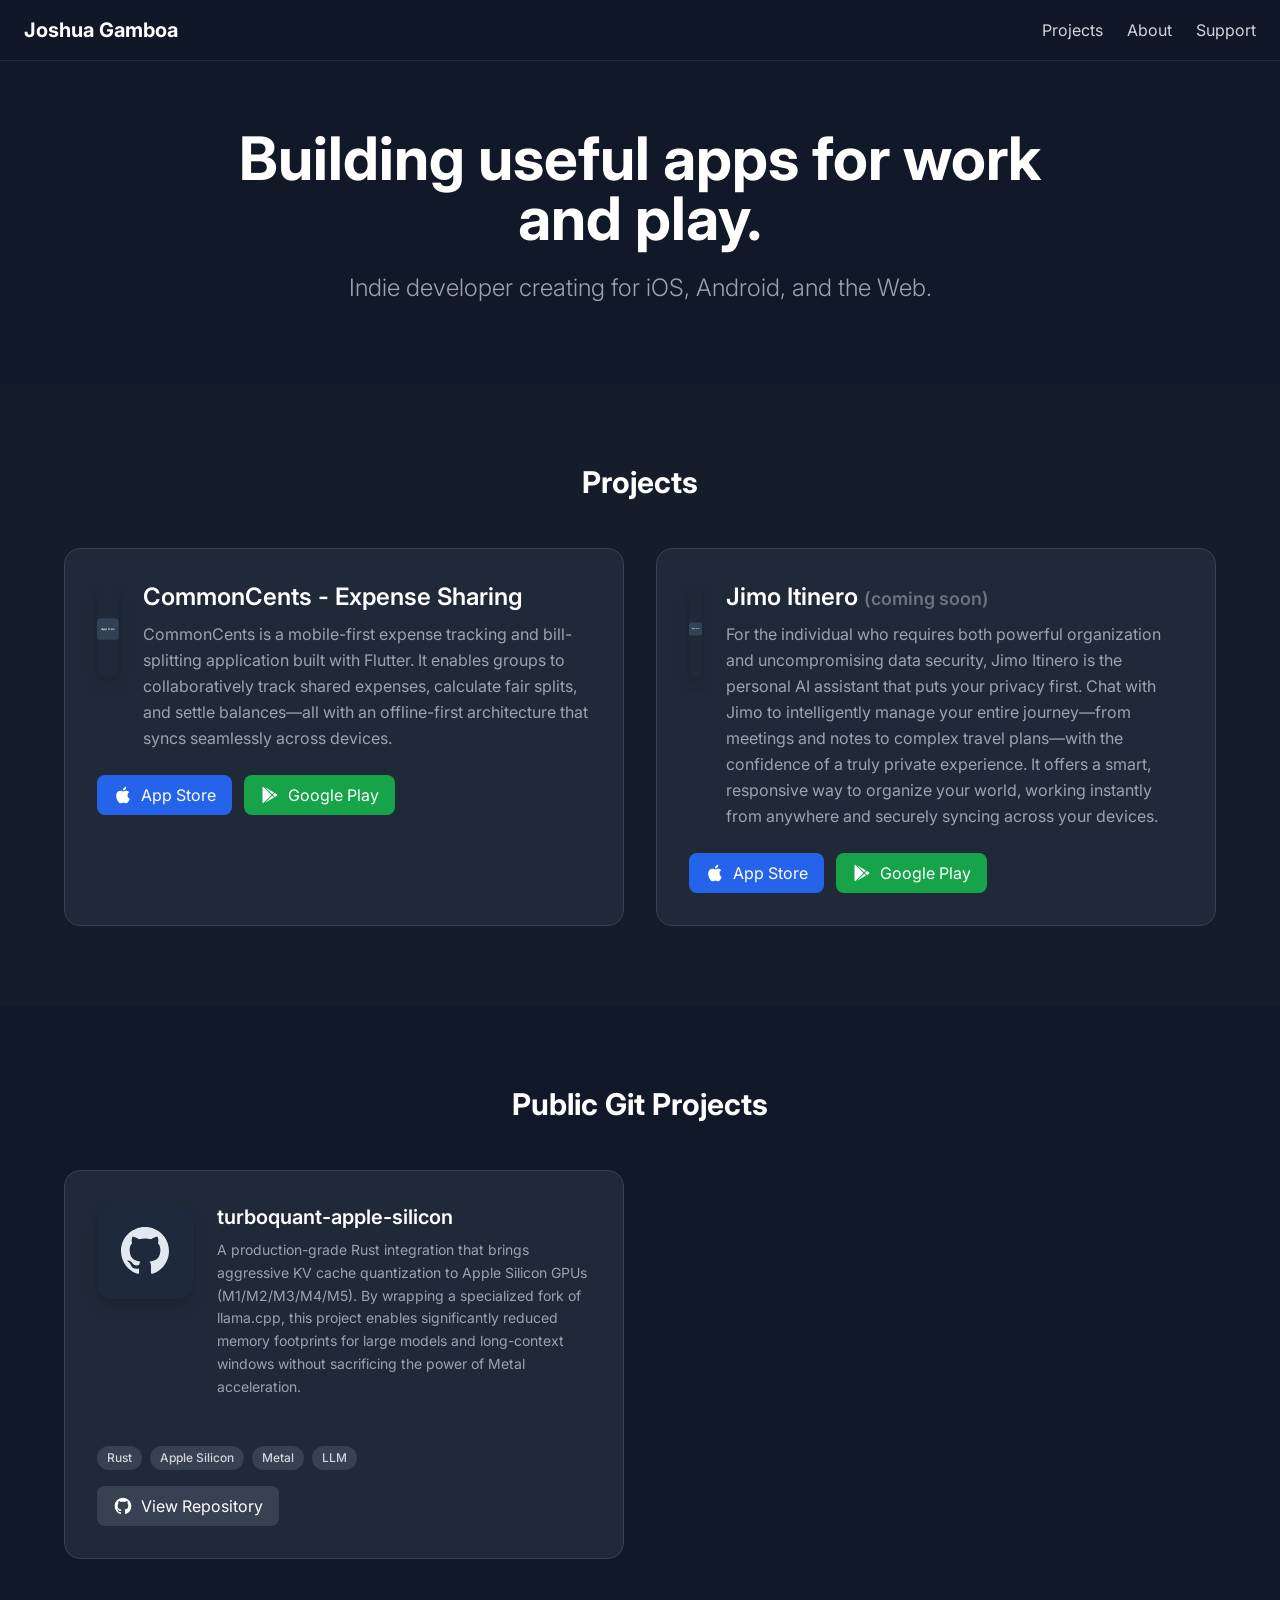
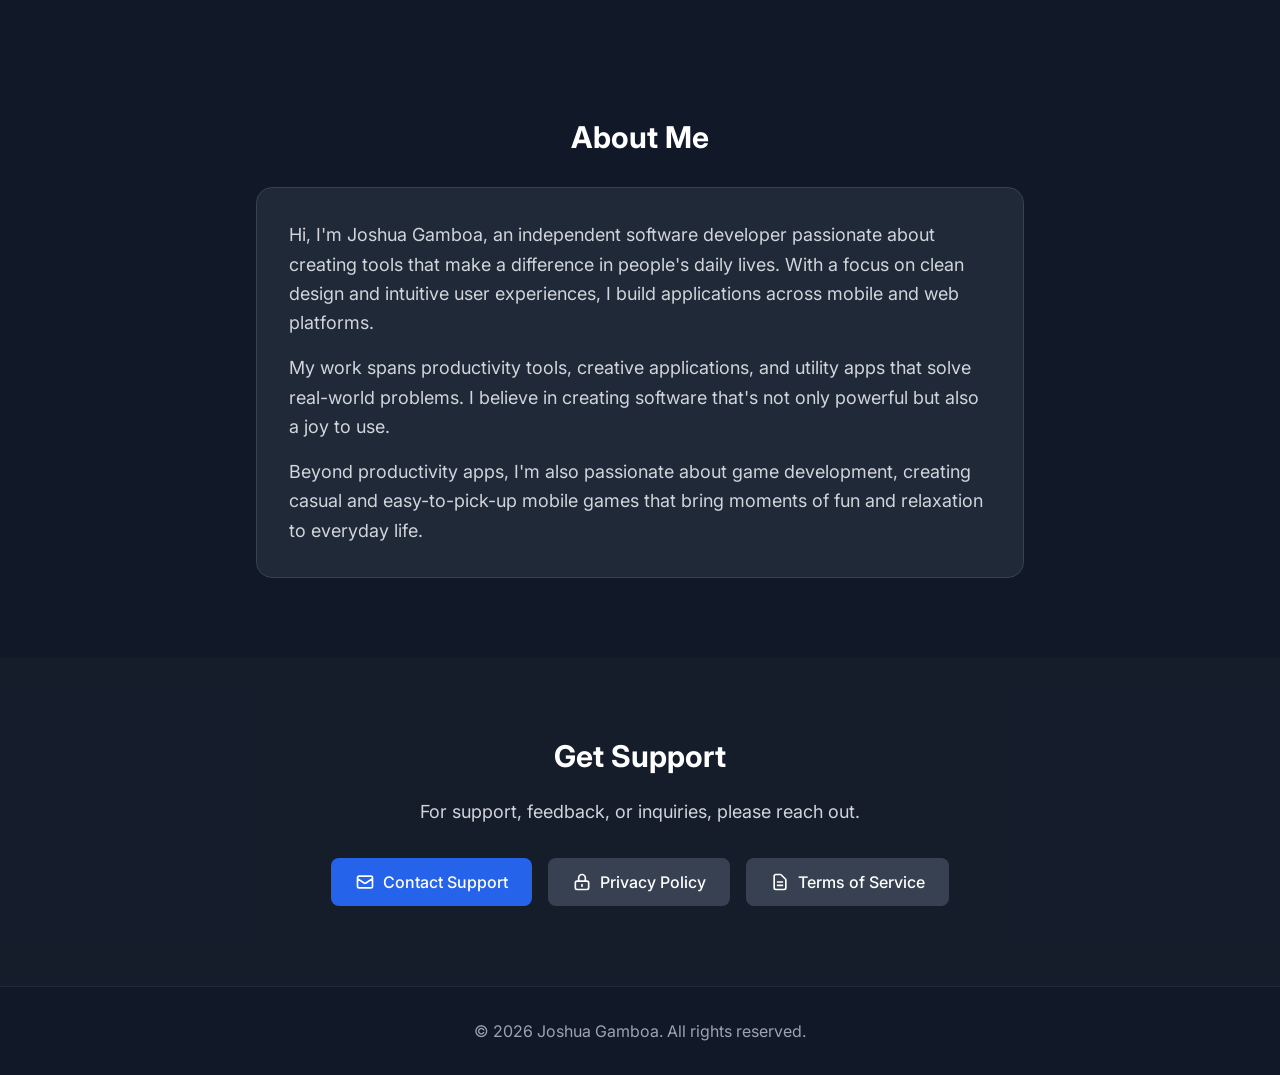
<file: index.html>
<!DOCTYPE html>
<html lang="en" class="scroll-smooth">
<head>
    <meta charset="UTF-8">
    <meta name="viewport" content="width=device-width, initial-scale=1.0">
    <meta name="description" content="Joshua Gamboa - Indie developer creating useful apps for iOS, Android, and the Web.">
    <title>Joshua Gamboa - Indie Developer</title>

    <!-- Tailwind CSS -->
    <link rel="stylesheet" href="css/styles.css">

    <!-- Inter Font -->
    <link rel="preconnect" href="https://fonts.googleapis.com">
    <link rel="preconnect" href="https://fonts.gstatic.com" crossorigin>
    <link href="https://fonts.googleapis.com/css2?family=Inter:wght@300;400;500;600;700&display=swap" rel="stylesheet" media="print" onload="this.media='all'">
    <noscript>
        <link href="https://fonts.googleapis.com/css2?family=Inter:wght@300;400;500;600;700&display=swap" rel="stylesheet">
    </noscript>

    <style>
        body {
            font-family: 'Inter', sans-serif;
        }
    </style>
</head>
<body class="bg-gray-900 text-gray-100">

    <!-- Header -->
    <header class="fixed top-0 left-0 right-0 bg-gray-900/95 backdrop-blur-sm border-b border-gray-800 z-50">
        <nav class="container mx-auto px-6 py-4">
            <div class="flex items-center justify-between">
                <h1 class="text-xl font-bold text-white">Joshua Gamboa</h1>
                <div class="flex gap-6">
                    <a href="#projects" class="text-gray-300 hover:text-white transition-colors duration-200">Projects</a>
                    <a href="#about" class="text-gray-300 hover:text-white transition-colors duration-200">About</a>
                    <a href="#support" class="text-gray-300 hover:text-white transition-colors duration-200">Support</a>
                </div>
            </div>
        </nav>
    </header>

    <!-- Hero Section -->
    <section class="pt-32 pb-20 px-6">
        <div class="container mx-auto max-w-4xl text-center">
            <h2 class="text-5xl md:text-6xl font-bold text-white mb-6 leading-tight">
                Building useful apps for work and play.
            </h2>
            <p class="text-xl md:text-2xl text-gray-400 font-light">
                Indie developer creating for iOS, Android, and the Web.
            </p>
        </div>
    </section>

    <!-- Projects Section -->
    <section id="projects" class="py-20 px-6 bg-gray-800/30">
        <div class="container mx-auto max-w-6xl">
            <h3 class="text-3xl font-bold text-white mb-12 text-center">Projects</h3>

            <div class="grid grid-cols-1 md:grid-cols-2 gap-8">

                <!-- Project Card 1 -->
                <div class="bg-gray-800 rounded-2xl p-8 border border-gray-700 hover:border-gray-600 transition-all duration-300">
                    <div class="flex items-start gap-6 mb-6">
                        <svg width="96" height="96" viewBox="0 0 96 96" fill="none" xmlns="http://www.w3.org/2000/svg" class="w-24 h-24 rounded-2xl shadow-lg" role="img" aria-label="CommonCents - Expense Sharing Icon">
                            <rect width="96" height="96" rx="16" fill="#334155"/>
                            <text x="50%" y="50%" dominant-baseline="middle" text-anchor="middle" fill="#e2e8f0" font-family="ui-sans-serif, system-ui, -apple-system, BlinkMacSystemFont, 'Segoe UI', Roboto, 'Helvetica Neue', Arial, sans-serif" font-weight="600" font-size="12">App Icon</text>
                        </svg>
                        <div>
                            <h4 class="text-2xl font-semibold text-white mb-2">CommonCents - Expense Sharing</h4>
                            <p class="text-gray-400 leading-relaxed">
                                CommonCents is a mobile-first expense tracking and bill-splitting application built with Flutter. It enables groups to collaboratively track shared expenses, calculate fair splits, and settle balances—all with an offline-first architecture that syncs seamlessly across devices.
                            </p>
                        </div>
                    </div>

                    <div class="flex flex-wrap gap-3">
                        <a href="#" class="inline-flex items-center px-4 py-2 bg-blue-600 hover:bg-blue-700 text-white rounded-lg transition-colors duration-200">
                            <svg class="w-5 h-5 mr-2" fill="currentColor" viewBox="0 0 24 24">
                                <path d="M18.71 19.5c-.83 1.24-1.71 2.45-3.05 2.47-1.34.03-1.77-.79-3.29-.79-1.53 0-2 .77-3.27.82-1.31.05-2.3-1.32-3.14-2.53C4.25 17 2.94 12.45 4.7 9.39c.87-1.52 2.43-2.48 4.12-2.51 1.28-.02 2.5.87 3.29.87.78 0 2.26-1.07 3.81-.91.65.03 2.47.26 3.64 1.98-.09.06-2.17 1.28-2.15 3.81.03 3.02 2.65 4.03 2.68 4.04-.03.07-.42 1.44-1.38 2.83M13 3.5c.73-.83 1.94-1.46 2.94-1.5.13 1.17-.34 2.35-1.04 3.19-.69.85-1.83 1.51-2.95 1.42-.15-1.15.41-2.35 1.05-3.11z"/>
                            </svg>
                            App Store
                        </a>
                        <a href="#" class="inline-flex items-center px-4 py-2 bg-green-600 hover:bg-green-700 text-white rounded-lg transition-colors duration-200">
                            <svg class="w-5 h-5 mr-2" fill="currentColor" viewBox="0 0 24 24">
                                <path d="M3,20.5V3.5C3,2.91 3.34,2.39 3.84,2.15L13.69,12L3.84,21.85C3.34,21.6 3,21.09 3,20.5M16.81,15.12L6.05,21.34L14.54,12.85L16.81,15.12M20.16,10.81C20.5,11.08 20.75,11.5 20.75,12C20.75,12.5 20.53,12.9 20.18,13.18L17.89,14.5L15.39,12L17.89,9.5L20.16,10.81M6.05,2.66L16.81,8.88L14.54,11.15L6.05,2.66Z"/>
                            </svg>
                            Google Play
                        </a>
                    </div>
                </div>

                <!-- Project Card 2 -->
                <div class="bg-gray-800 rounded-2xl p-8 border border-gray-700 hover:border-gray-600 transition-all duration-300">
                    <div class="flex items-start gap-6 mb-6">
                        <svg width="96" height="96" viewBox="0 0 96 96" fill="none" xmlns="http://www.w3.org/2000/svg" class="w-24 h-24 rounded-2xl shadow-lg" role="img" aria-label="Jimo Itinero Icon">
                            <rect width="96" height="96" rx="16" fill="#334155"/>
                            <text x="50%" y="50%" dominant-baseline="middle" text-anchor="middle" fill="#e2e8f0" font-family="ui-sans-serif, system-ui, -apple-system, BlinkMacSystemFont, 'Segoe UI', Roboto, 'Helvetica Neue', Arial, sans-serif" font-weight="600" font-size="12">App Icon</text>
                        </svg>
                        <div>
                            <h4 class="text-2xl font-semibold text-white mb-2">Jimo Itinero <span class="text-gray-500 text-lg">(coming soon)</span></h4>
                            <p class="text-gray-400 leading-relaxed">
                                For the individual who requires both powerful organization and uncompromising data security, Jimo Itinero is the personal AI assistant that puts your privacy first. Chat with Jimo to intelligently manage your entire journey—from meetings and notes to complex travel plans—with the confidence of a truly private experience. It offers a smart, responsive way to organize your world, working instantly from anywhere and securely syncing across your devices.
                            </p>
                        </div>
                    </div>

                    <div class="flex flex-wrap gap-3">
                        <a href="#" class="inline-flex items-center px-4 py-2 bg-blue-600 hover:bg-blue-700 text-white rounded-lg transition-colors duration-200">
                            <svg class="w-5 h-5 mr-2" fill="currentColor" viewBox="0 0 24 24">
                                <path d="M18.71 19.5c-.83 1.24-1.71 2.45-3.05 2.47-1.34.03-1.77-.79-3.29-.79-1.53 0-2 .77-3.27.82-1.31.05-2.3-1.32-3.14-2.53C4.25 17 2.94 12.45 4.7 9.39c.87-1.52 2.43-2.48 4.12-2.51 1.28-.02 2.5.87 3.29.87.78 0 2.26-1.07 3.81-.91.65.03 2.47.26 3.64 1.98-.09.06-2.17 1.28-2.15 3.81.03 3.02 2.65 4.03 2.68 4.04-.03.07-.42 1.44-1.38 2.83M13 3.5c.73-.83 1.94-1.46 2.94-1.5.13 1.17-.34 2.35-1.04 3.19-.69.85-1.83 1.51-2.95 1.42-.15-1.15.41-2.35 1.05-3.11z"/>
                            </svg>
                            App Store
                        </a>
                        <a href="#" class="inline-flex items-center px-4 py-2 bg-green-600 hover:bg-green-700 text-white rounded-lg transition-colors duration-200">
                            <svg class="w-5 h-5 mr-2" fill="currentColor" viewBox="0 0 24 24">
                                <path d="M3,20.5V3.5C3,2.91 3.34,2.39 3.84,2.15L13.69,12L3.84,21.85C3.34,21.6 3,21.09 3,20.5M16.81,15.12L6.05,21.34L14.54,12.85L16.81,15.12M20.16,10.81C20.5,11.08 20.75,11.5 20.75,12C20.75,12.5 20.53,12.9 20.18,13.18L17.89,14.5L15.39,12L17.89,9.5L20.16,10.81M6.05,2.66L16.81,8.88L14.54,11.15L6.05,2.66Z"/>
                            </svg>
                            Google Play
                        </a>
                    </div>
                </div>

            </div>
        </div>
    </section>

    <!-- Public Git Projects Section -->
    <section id="git-projects" class="py-20 px-6">
        <div class="container mx-auto max-w-6xl">
            <h3 class="text-3xl font-bold text-white mb-12 text-center">Public Git Projects</h3>

            <div class="grid grid-cols-1 md:grid-cols-2 gap-8">

                <!-- Project Card: turboquant-apple-silicon -->
                <div class="bg-gray-800 rounded-2xl p-8 border border-gray-700 hover:border-gray-600 transition-all duration-300 flex flex-col h-full">
                    <div class="flex items-start gap-6 mb-6">
                        <svg width="96" height="96" viewBox="0 0 96 96" fill="none" xmlns="http://www.w3.org/2000/svg" class="w-24 h-24 rounded-2xl shadow-lg shrink-0" role="img" aria-label="GitHub Repository Icon">
                            <rect width="96" height="96" rx="16" fill="#1e293b"/>
                            <path d="M48 24C34.745 24 24 34.745 24 48C24 58.605 30.88 67.61 40.41 70.8C41.61 71.025 42.055 70.28 42.055 69.64C42.055 69.075 42.035 67.575 42.02 65.575C35.345 67.025 33.935 62.35 33.935 62.35C32.845 59.575 31.275 58.84 31.275 58.84C29.095 57.355 31.44 57.385 31.44 57.385C33.85 57.555 35.12 59.855 35.12 59.855C37.265 63.535 40.75 62.47 42.105 61.855C42.325 60.315 42.94 59.255 43.62 58.64C38.28 58.035 32.665 55.97 32.665 46.74C32.665 44.11 33.605 41.96 35.14 40.29C34.895 39.685 34.075 37.235 35.375 33.89C35.375 33.89 37.395 33.245 42.01 36.365C43.93 35.83 45.985 35.565 48.025 35.555C50.065 35.565 52.12 35.83 54.045 36.365C58.655 33.245 60.67 33.89 60.67 33.89C61.975 37.235 61.155 39.685 60.91 40.29C62.45 41.96 63.385 44.11 63.385 46.74C63.385 55.995 57.755 58.025 52.395 58.62C53.24 59.35 53.995 60.785 53.995 62.98C53.995 66.12 53.965 68.655 53.965 69.64C53.965 70.285 54.405 71.04 55.625 70.795C65.13 67.595 72 58.6 72 48C72 34.745 61.255 24 48 24Z" fill="#e2e8f0"/>
                        </svg>
                        <div>
                            <h4 class="text-xl font-semibold text-white mb-2 break-all">turboquant-apple-silicon</h4>
                            <p class="text-gray-400 leading-relaxed text-sm">
                                A production-grade Rust integration that brings aggressive KV cache quantization to Apple Silicon GPUs (M1/M2/M3/M4/M5). By wrapping a specialized fork of llama.cpp, this project enables significantly reduced memory footprints for large models and long-context windows without sacrificing the power of Metal acceleration.
                            </p>
                        </div>
                    </div>

                    <div class="mt-auto pt-6 flex flex-wrap gap-2 mb-4">
                        <span class="px-2.5 py-1 bg-gray-700 text-gray-300 text-xs font-medium rounded-full">Rust</span>
                        <span class="px-2.5 py-1 bg-gray-700 text-gray-300 text-xs font-medium rounded-full">Apple Silicon</span>
                        <span class="px-2.5 py-1 bg-gray-700 text-gray-300 text-xs font-medium rounded-full">Metal</span>
                        <span class="px-2.5 py-1 bg-gray-700 text-gray-300 text-xs font-medium rounded-full">LLM</span>
                    </div>

                    <div class="flex flex-wrap gap-3">
                        <a href="https://github.com/joshuagamboa/turboquant-apple-silicon" target="_blank" rel="noopener noreferrer" class="inline-flex items-center px-4 py-2 bg-gray-700 hover:bg-gray-600 text-white rounded-lg transition-colors duration-200 w-full sm:w-auto justify-center">
                            <svg class="w-5 h-5 mr-2" fill="currentColor" viewBox="0 0 24 24">
                                <path fill-rule="evenodd" clip-rule="evenodd" d="M12 2C6.477 2 2 6.484 2 12.017c0 4.425 2.865 8.18 6.839 9.504.5.092.682-.217.682-.483 0-.237-.008-.868-.013-1.703-2.782.605-3.369-1.343-3.369-1.343-.454-1.158-1.11-1.466-1.11-1.466-.908-.62.069-.608.069-.608 1.003.07 1.531 1.032 1.531 1.032.892 1.53 2.341 1.088 2.91.832.092-.647.35-1.088.636-1.338-2.22-.253-4.555-1.113-4.555-4.951 0-1.093.39-1.988 1.029-2.688-.103-.253-.446-1.272.098-2.65 0 0 .84-.27 2.75 1.026A9.564 9.564 0 0112 6.844c.85.004 1.705.115 2.504.337 1.909-1.296 2.747-1.027 2.747-1.027.546 1.379.202 2.398.1 2.651.64.7 1.028 1.595 1.028 2.688 0 3.848-2.339 4.695-4.566 4.943.359.309.678.92.678 1.855 0 1.338-.012 2.419-.012 2.747 0 .268.18.58.688.482A10.019 10.019 0 0022 12.017C22 6.484 17.522 2 12 2z"/>
                            </svg>
                            View Repository
                        </a>
                    </div>
                </div>

            </div>
        </div>
    </section>

    <!-- About Section -->
    <section id="about" class="py-20 px-6">
        <div class="container mx-auto max-w-3xl">
            <h3 class="text-3xl font-bold text-white mb-8 text-center">About Me</h3>
            <div class="bg-gray-800 rounded-2xl p-8 border border-gray-700">
                <p class="text-gray-300 text-lg leading-relaxed mb-4">
                    Hi, I'm Joshua Gamboa, an independent software developer passionate about creating tools that make a difference in people's daily lives. With a focus on clean design and intuitive user experiences, I build applications across mobile and web platforms.
                </p>
                <p class="text-gray-300 text-lg leading-relaxed mb-4">
                    My work spans productivity tools, creative applications, and utility apps that solve real-world problems. I believe in creating software that's not only powerful but also a joy to use.
                </p>
                <p class="text-gray-300 text-lg leading-relaxed">
                    Beyond productivity apps, I'm also passionate about game development, creating casual and easy-to-pick-up mobile games that bring moments of fun and relaxation to everyday life.
                </p>
            </div>
        </div>
    </section>

    <!-- Support/Contact Section -->
    <section id="support" class="py-20 px-6 bg-gray-800/30">
        <div class="container mx-auto max-w-3xl text-center">
            <h3 class="text-3xl font-bold text-white mb-6">Get Support</h3>
            <p class="text-gray-300 text-lg mb-8">
                For support, feedback, or inquiries, please reach out.
            </p>

            <div class="flex flex-col sm:flex-row gap-4 justify-center items-center">
                <a href="mailto:joshuapgamboa@gmail.com"
                   class="inline-flex items-center px-6 py-3 bg-blue-600 hover:bg-blue-700 text-white font-medium rounded-lg transition-colors duration-200">
                    <svg class="w-5 h-5 mr-2" fill="none" stroke="currentColor" viewBox="0 0 24 24">
                        <path stroke-linecap="round" stroke-linejoin="round" stroke-width="2" d="M3 8l7.89 5.26a2 2 0 002.22 0L21 8M5 19h14a2 2 0 002-2V7a2 2 0 00-2-2H5a2 2 0 00-2 2v10a2 2 0 002 2z"/>
                    </svg>
                    Contact Support
                </a>

                <a href="privacy.html"
                   class="inline-flex items-center px-6 py-3 bg-gray-700 hover:bg-gray-600 text-white font-medium rounded-lg transition-colors duration-200">
                    <svg class="w-5 h-5 mr-2" fill="none" stroke="currentColor" viewBox="0 0 24 24">
                        <path stroke-linecap="round" stroke-linejoin="round" stroke-width="2" d="M12 15v2m-6 4h12a2 2 0 002-2v-6a2 2 0 00-2-2H6a2 2 0 00-2 2v6a2 2 0 002 2zm10-10V7a4 4 0 00-8 0v4h8z"/>
                    </svg>
                    Privacy Policy
                </a>

                <a href="terms.html"
                   class="inline-flex items-center px-6 py-3 bg-gray-700 hover:bg-gray-600 text-white font-medium rounded-lg transition-colors duration-200">
                    <svg class="w-5 h-5 mr-2" fill="none" stroke="currentColor" viewBox="0 0 24 24">
                        <path stroke-linecap="round" stroke-linejoin="round" stroke-width="2" d="M9 12h6m-6 4h6m2 5H7a2 2 0 01-2-2V5a2 2 0 012-2h5.586a1 1 0 01.707.293l5.414 5.414a1 1 0 01.293.707V19a2 2 0 01-2 2z"/>
                    </svg>
                    Terms of Service
                </a>
            </div>
        </div>
    </section>

    <!-- Footer -->
    <footer class="py-8 px-6 border-t border-gray-800">
        <div class="container mx-auto text-center">
            <p class="text-gray-400">
                &copy; 2026 Joshua Gamboa. All rights reserved.
            </p>
        </div>
    </footer>

</body>
</html>
</file>
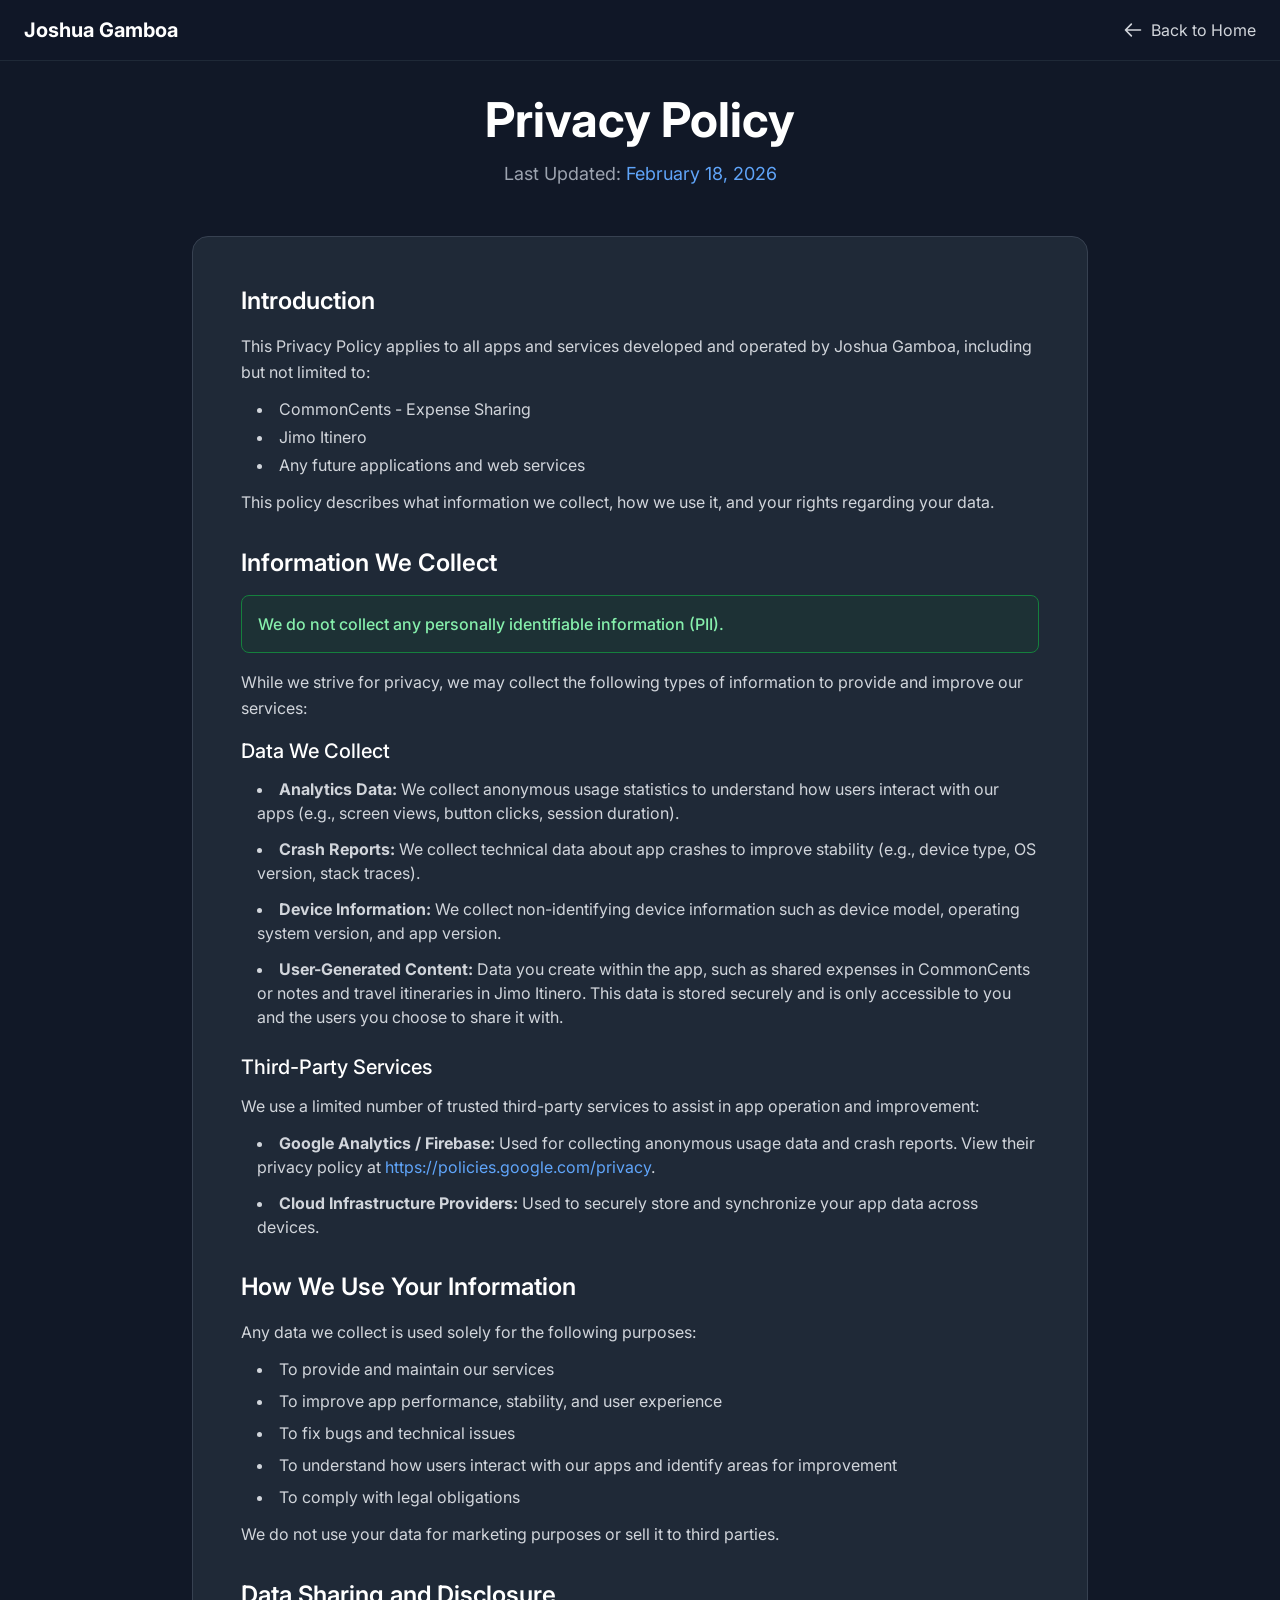
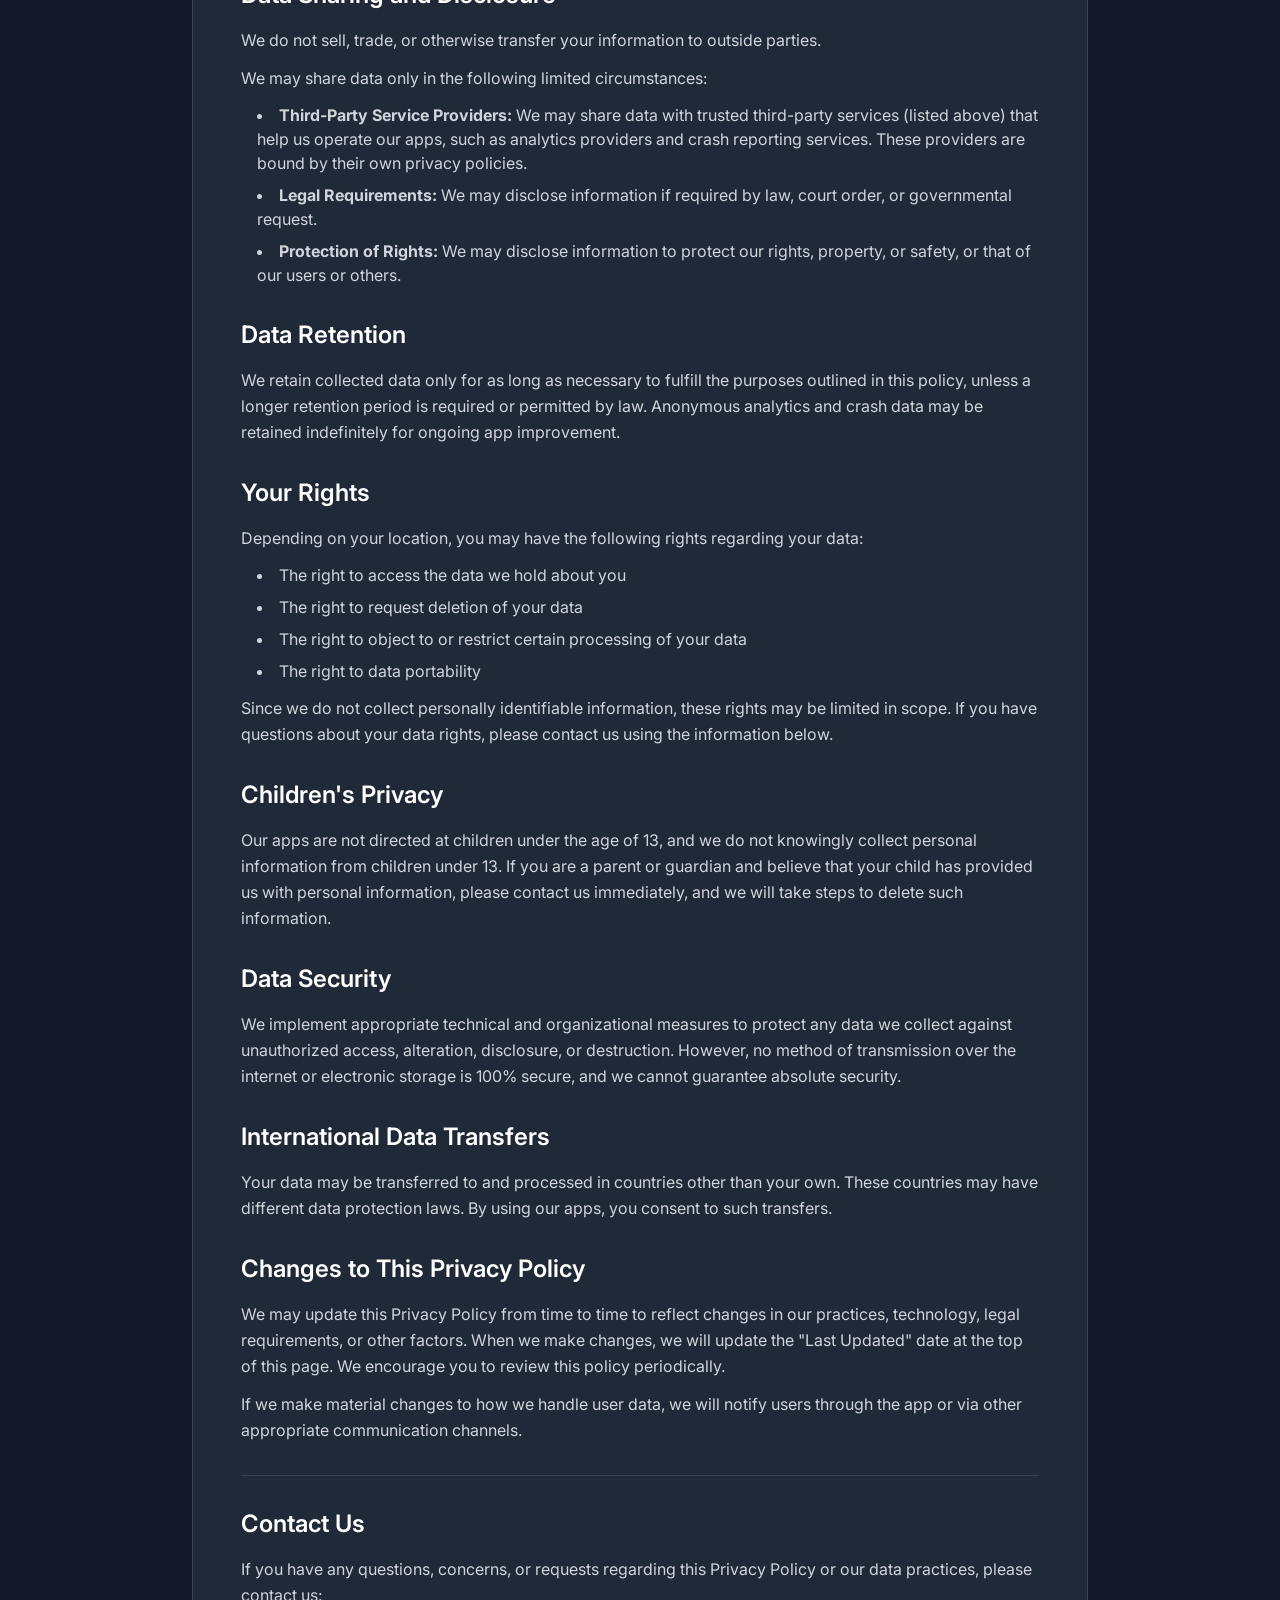
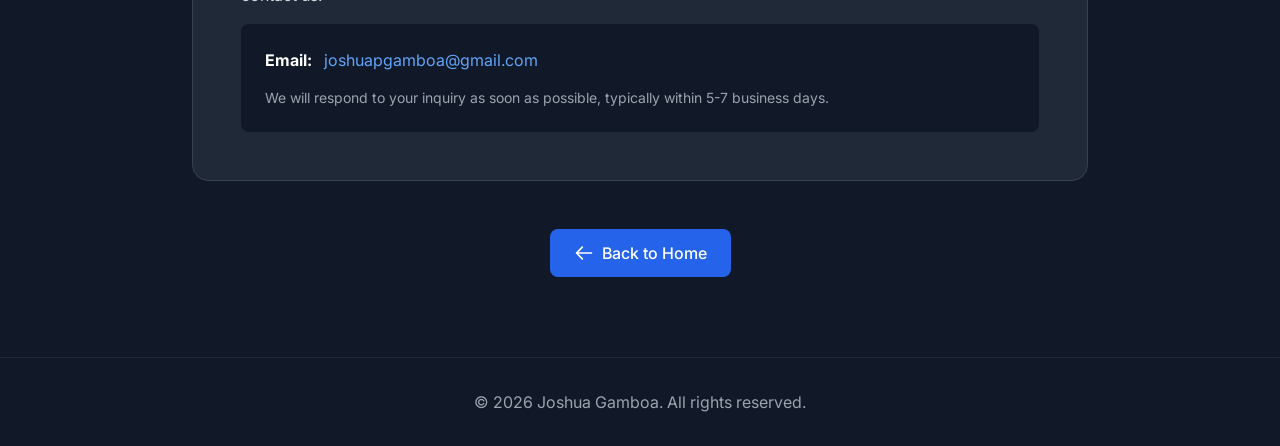
<file: privacy.html>
<!DOCTYPE html>
<html lang="en" class="scroll-smooth">
<head>
    <meta charset="UTF-8">
    <meta name="viewport" content="width=device-width, initial-scale=1.0">
    <meta name="description" content="Privacy Policy for Joshua Gamboa's apps and services.">
    <title>Privacy Policy - Joshua Gamboa</title>

    <!-- Tailwind CSS -->
    <link rel="stylesheet" href="css/styles.css">

    <!-- Inter Font -->
    <link rel="preconnect" href="https://fonts.googleapis.com">
    <link rel="preconnect" href="https://fonts.gstatic.com" crossorigin>
    <link href="https://fonts.googleapis.com/css2?family=Inter:wght@300;400;500;600;700&display=swap" rel="stylesheet" media="print" onload="this.media='all'">
    <noscript>
        <link href="https://fonts.googleapis.com/css2?family=Inter:wght@300;400;500;600;700&display=swap" rel="stylesheet">
    </noscript>

    <style>
        body {
            font-family: 'Inter', sans-serif;
        }
    </style>
</head>
<body class="bg-gray-900 text-gray-100">

    <!-- Header -->
    <header class="fixed top-0 left-0 right-0 bg-gray-900/95 backdrop-blur-sm border-b border-gray-800 z-50">
        <nav class="container mx-auto px-6 py-4">
            <div class="flex items-center justify-between">
                <h1 class="text-xl font-bold text-white">Joshua Gamboa</h1>
                <a href="index.html" class="text-gray-300 hover:text-white transition-colors duration-200 flex items-center gap-2">
                    <svg class="w-5 h-5" fill="none" stroke="currentColor" viewBox="0 0 24 24">
                        <path stroke-linecap="round" stroke-linejoin="round" stroke-width="2" d="M10 19l-7-7m0 0l7-7m-7 7h18"/>
                    </svg>
                    Back to Home
                </a>
            </div>
        </nav>
    </header>

    <!-- Privacy Policy Content -->
    <main class="pt-24 pb-20 px-6">
        <div class="container mx-auto max-w-4xl">

            <!-- Title Section -->
            <div class="text-center mb-12">
                <h1 class="text-4xl md:text-5xl font-bold text-white mb-4">Privacy Policy</h1>
                <p class="text-gray-400 text-lg">
                    Last Updated: <span class="text-blue-400">February 18, 2026</span>
                </p>
            </div>

            <!-- Content -->
            <div class="bg-gray-800 rounded-2xl p-8 md:p-12 border border-gray-700 space-y-8">

                <!-- Introduction -->
                <section>
                    <h2 class="text-2xl font-semibold text-white mb-4">Introduction</h2>
                    <p class="text-gray-300 leading-relaxed">
                        This Privacy Policy applies to all apps and services developed and operated by Joshua Gamboa, including but not limited to:
                    </p>
                    <ul class="list-disc list-inside text-gray-300 mt-3 space-y-1 ml-4">
                        <li>CommonCents - Expense Sharing</li>
                        <li>Jimo Itinero</li>
                        <li>Any future applications and web services</li>
                    </ul>
                    <p class="text-gray-300 leading-relaxed mt-3">
                        This policy describes what information we collect, how we use it, and your rights regarding your data.
                    </p>
                </section>

                <!-- Information We Collect -->
                <section>
                    <h2 class="text-2xl font-semibold text-white mb-4">Information We Collect</h2>

                    <!-- No PII Statement -->
                    <div class="bg-green-900/20 border border-green-700 rounded-lg p-4 mb-4">
                        <p class="text-green-300 font-medium">
                            We do not collect any personally identifiable information (PII).
                        </p>
                    </div>

                    <p class="text-gray-300 leading-relaxed mb-4">
                        While we strive for privacy, we may collect the following types of information to provide and improve our services:
                    </p>

                    <h3 class="text-xl font-medium text-white mb-3">Data We Collect</h3>
                    <ul class="list-disc list-inside text-gray-300 space-y-3 mb-6 ml-4">
                        <li><strong>Analytics Data:</strong> We collect anonymous usage statistics to understand how users interact with our apps (e.g., screen views, button clicks, session duration).</li>
                        <li><strong>Crash Reports:</strong> We collect technical data about app crashes to improve stability (e.g., device type, OS version, stack traces).</li>
                        <li><strong>Device Information:</strong> We collect non-identifying device information such as device model, operating system version, and app version.</li>
                        <li><strong>User-Generated Content:</strong> Data you create within the app, such as shared expenses in CommonCents or notes and travel itineraries in Jimo Itinero. This data is stored securely and is only accessible to you and the users you choose to share it with.</li>
                    </ul>

                    <h3 class="text-xl font-medium text-white mb-3">Third-Party Services</h3>
                    <p class="text-gray-300 leading-relaxed mb-3">
                        We use a limited number of trusted third-party services to assist in app operation and improvement:
                    </p>
                    <ul class="list-disc list-inside text-gray-300 space-y-3 ml-4">
                        <li>
                            <strong>Google Analytics / Firebase:</strong> Used for collecting anonymous usage data and crash reports. View their privacy policy at
                            <a href="https://policies.google.com/privacy" class="text-blue-400 hover:text-blue-300 transition-colors">https://policies.google.com/privacy</a>.
                        </li>
                        <li><strong>Cloud Infrastructure Providers:</strong> Used to securely store and synchronize your app data across devices.</li>
                    </ul>
                </section>

                <!-- How We Use Your Information -->
                <section>
                    <h2 class="text-2xl font-semibold text-white mb-4">How We Use Your Information</h2>
                    <p class="text-gray-300 leading-relaxed mb-3">
                        Any data we collect is used solely for the following purposes:
                    </p>
                    <ul class="list-disc list-inside text-gray-300 space-y-2 ml-4">
                        <li>To provide and maintain our services</li>
                        <li>To improve app performance, stability, and user experience</li>
                        <li>To fix bugs and technical issues</li>
                        <li>To understand how users interact with our apps and identify areas for improvement</li>
                        <li>To comply with legal obligations</li>
                    </ul>
                    <p class="text-gray-300 leading-relaxed mt-3">
                        We do not use your data for marketing purposes or sell it to third parties.
                    </p>
                </section>

                <!-- Data Sharing -->
                <section>
                    <h2 class="text-2xl font-semibold text-white mb-4">Data Sharing and Disclosure</h2>
                    <p class="text-gray-300 leading-relaxed mb-3">
                        We do not sell, trade, or otherwise transfer your information to outside parties.
                    </p>
                    <p class="text-gray-300 leading-relaxed mb-3">
                        We may share data only in the following limited circumstances:
                    </p>
                    <ul class="list-disc list-inside text-gray-300 space-y-2 ml-4">
                        <li><strong>Third-Party Service Providers:</strong> We may share data with trusted third-party services (listed above) that help us operate our apps, such as analytics providers and crash reporting services. These providers are bound by their own privacy policies.</li>
                        <li><strong>Legal Requirements:</strong> We may disclose information if required by law, court order, or governmental request.</li>
                        <li><strong>Protection of Rights:</strong> We may disclose information to protect our rights, property, or safety, or that of our users or others.</li>
                    </ul>
                </section>

                <!-- Data Retention -->
                <section>
                    <h2 class="text-2xl font-semibold text-white mb-4">Data Retention</h2>
                    <p class="text-gray-300 leading-relaxed">
                        We retain collected data only for as long as necessary to fulfill the purposes outlined in this policy, unless a longer retention period is required or permitted by law. Anonymous analytics and crash data may be retained indefinitely for ongoing app improvement.
                    </p>
                </section>

                <!-- Your Rights -->
                <section>
                    <h2 class="text-2xl font-semibold text-white mb-4">Your Rights</h2>
                    <p class="text-gray-300 leading-relaxed mb-3">
                        Depending on your location, you may have the following rights regarding your data:
                    </p>
                    <ul class="list-disc list-inside text-gray-300 space-y-2 ml-4">
                        <li>The right to access the data we hold about you</li>
                        <li>The right to request deletion of your data</li>
                        <li>The right to object to or restrict certain processing of your data</li>
                        <li>The right to data portability</li>
                    </ul>
                    <p class="text-gray-300 leading-relaxed mt-3">
                        Since we do not collect personally identifiable information, these rights may be limited in scope. If you have questions about your data rights, please contact us using the information below.
                    </p>
                </section>

                <!-- Children's Privacy -->
                <section>
                    <h2 class="text-2xl font-semibold text-white mb-4">Children's Privacy</h2>
                    <p class="text-gray-300 leading-relaxed">
                        Our apps are not directed at children under the age of 13, and we do not knowingly collect personal information from children under 13. If you are a parent or guardian and believe that your child has provided us with personal information, please contact us immediately, and we will take steps to delete such information.
                    </p>
                </section>

                <!-- Security -->
                <section>
                    <h2 class="text-2xl font-semibold text-white mb-4">Data Security</h2>
                    <p class="text-gray-300 leading-relaxed">
                        We implement appropriate technical and organizational measures to protect any data we collect against unauthorized access, alteration, disclosure, or destruction. However, no method of transmission over the internet or electronic storage is 100% secure, and we cannot guarantee absolute security.
                    </p>
                </section>

                <!-- International Data Transfers -->
                <section>
                    <h2 class="text-2xl font-semibold text-white mb-4">International Data Transfers</h2>
                    <p class="text-gray-300 leading-relaxed">
                        Your data may be transferred to and processed in countries other than your own. These countries may have different data protection laws. By using our apps, you consent to such transfers.
                    </p>
                </section>

                <!-- Changes to This Policy -->
                <section>
                    <h2 class="text-2xl font-semibold text-white mb-4">Changes to This Privacy Policy</h2>
                    <p class="text-gray-300 leading-relaxed">
                        We may update this Privacy Policy from time to time to reflect changes in our practices, technology, legal requirements, or other factors. When we make changes, we will update the "Last Updated" date at the top of this page. We encourage you to review this policy periodically.
                    </p>
                    <p class="text-gray-300 leading-relaxed mt-3">
                        If we make material changes to how we handle user data, we will notify users through the app or via other appropriate communication channels.
                    </p>
                </section>

                <!-- Contact Us -->
                <section class="border-t border-gray-700 pt-8">
                    <h2 class="text-2xl font-semibold text-white mb-4">Contact Us</h2>
                    <p class="text-gray-300 leading-relaxed mb-4">
                        If you have any questions, concerns, or requests regarding this Privacy Policy or our data practices, please contact us:
                    </p>
                    <div class="bg-gray-900 rounded-lg p-6">
                        <p class="text-gray-300 mb-2">
                            <strong class="text-white">Email:</strong>
                            <a href="mailto:joshuapgamboa@gmail.com" class="text-blue-400 hover:text-blue-300 transition-colors ml-2">
                                joshuapgamboa@gmail.com
                            </a>
                        </p>
                        <p class="text-gray-400 text-sm mt-4">
                            We will respond to your inquiry as soon as possible, typically within 5-7 business days.
                        </p>
                    </div>
                </section>


            </div>

            <!-- Back to Home Button -->
            <div class="text-center mt-12">
                <a href="index.html" class="inline-flex items-center px-6 py-3 bg-blue-600 hover:bg-blue-700 text-white font-medium rounded-lg transition-colors duration-200">
                    <svg class="w-5 h-5 mr-2" fill="none" stroke="currentColor" viewBox="0 0 24 24">
                        <path stroke-linecap="round" stroke-linejoin="round" stroke-width="2" d="M10 19l-7-7m0 0l7-7m-7 7h18"/>
                    </svg>
                    Back to Home
                </a>
            </div>

        </div>
    </main>

    <!-- Footer -->
    <footer class="py-8 px-6 border-t border-gray-800">
        <div class="container mx-auto text-center">
            <p class="text-gray-400">
                &copy; 2026 Joshua Gamboa. All rights reserved.
            </p>
        </div>
    </footer>

</body>
</html>
</file>
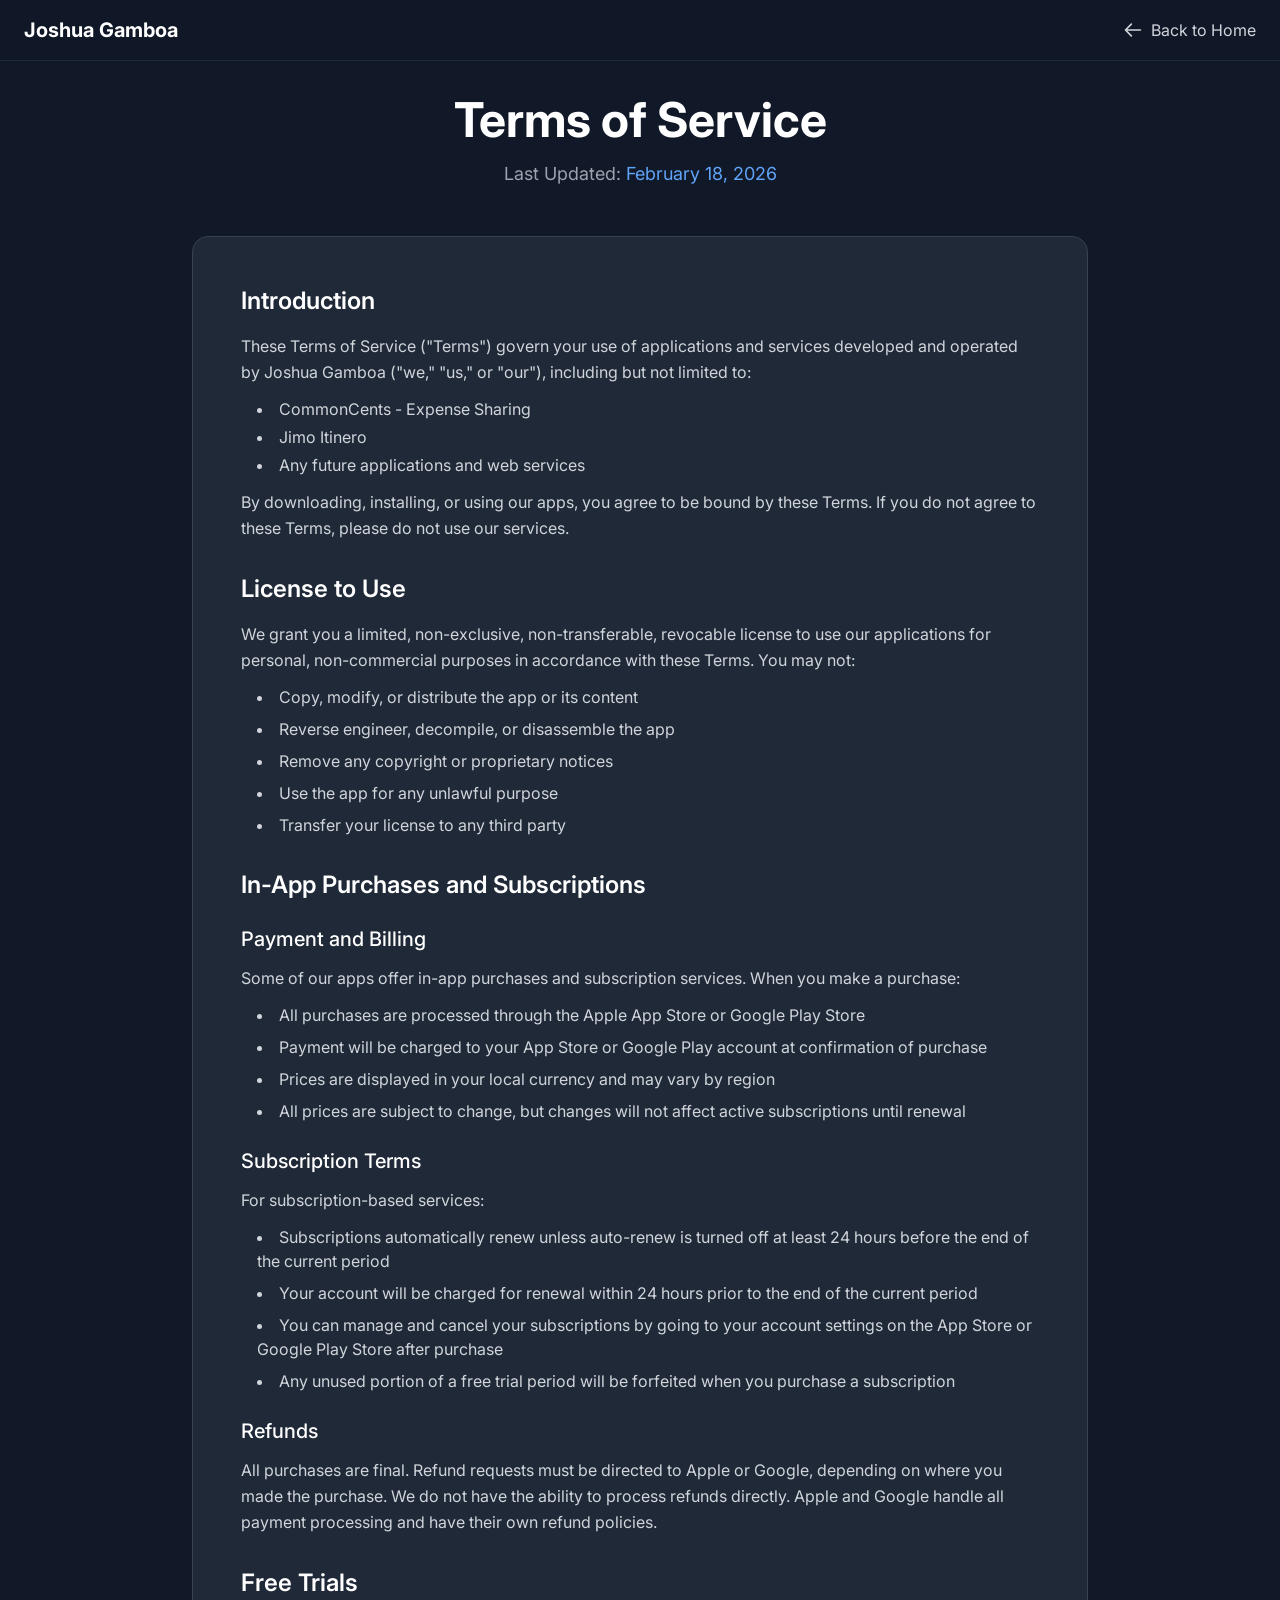
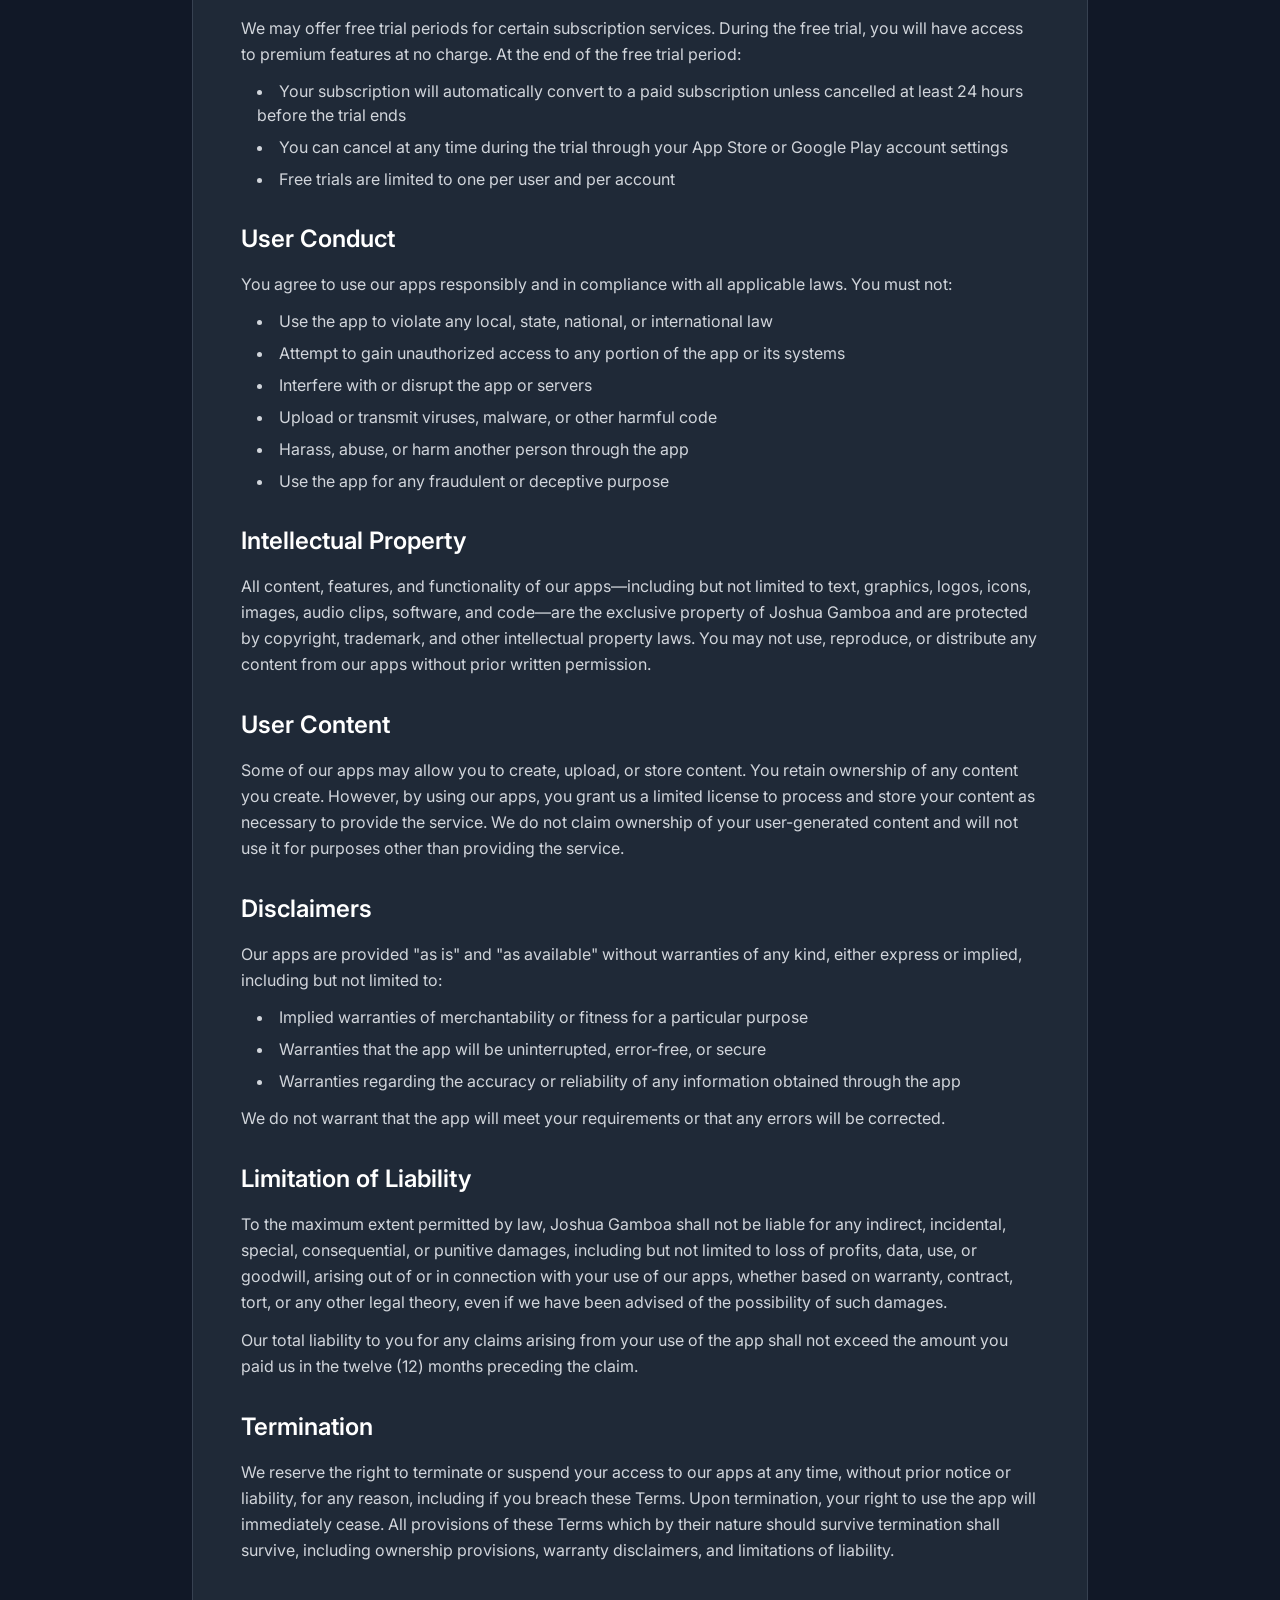
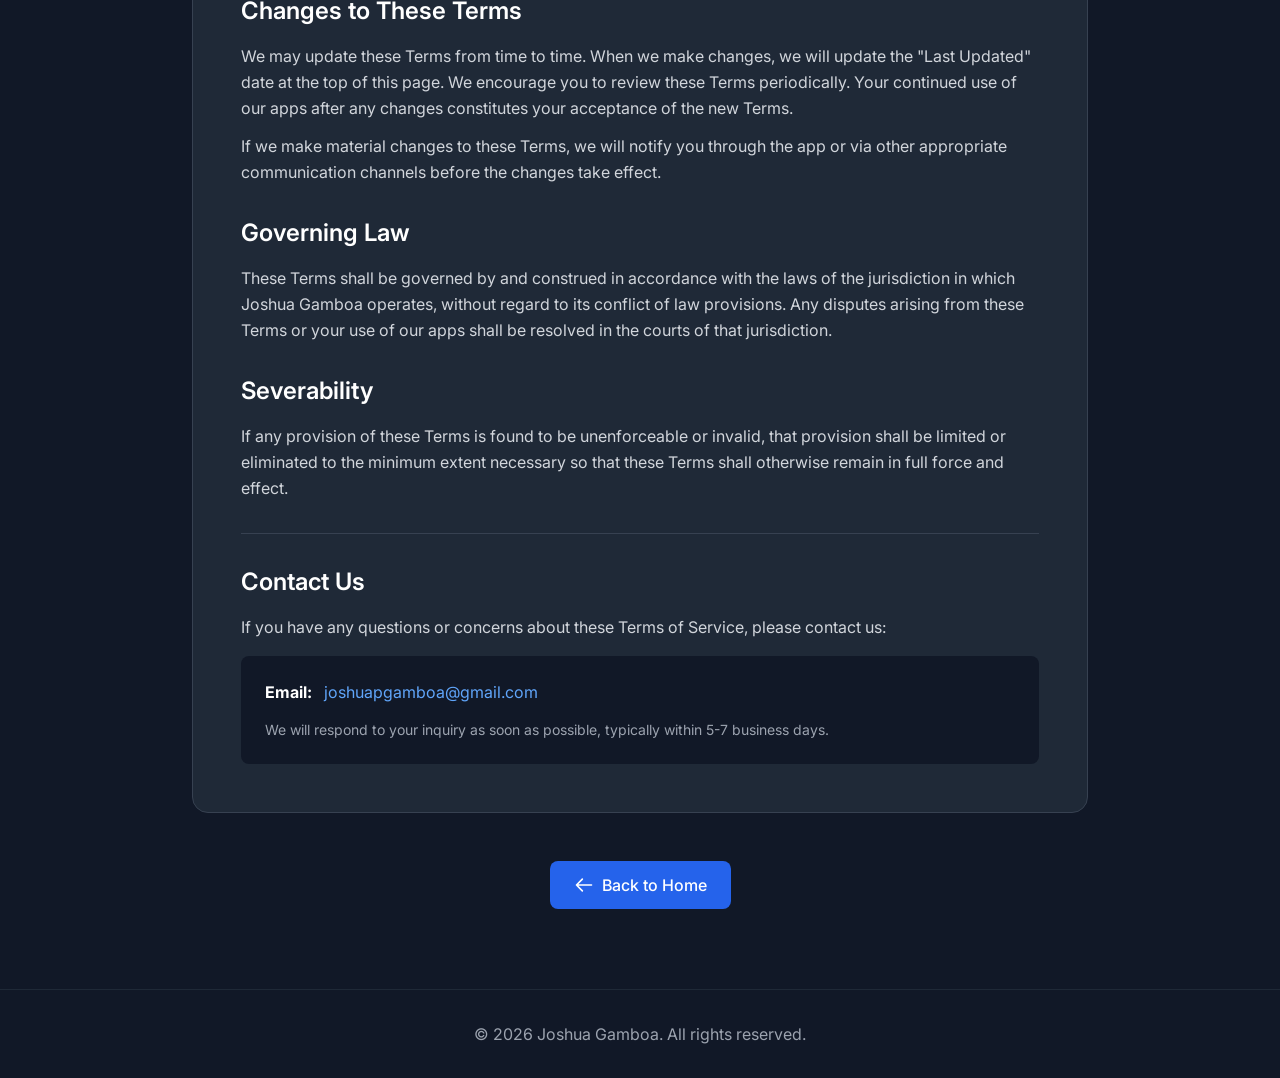
<file: terms.html>
<!DOCTYPE html>
<html lang="en" class="scroll-smooth">
<head>
    <meta charset="UTF-8">
    <meta name="viewport" content="width=device-width, initial-scale=1.0">
    <meta name="description" content="Terms of Service for Joshua Gamboa's apps and services.">
    <title>Terms of Service - Joshua Gamboa</title>

    <!-- Tailwind CSS -->
    <link rel="stylesheet" href="css/styles.css">

    <!-- Inter Font -->
    <link rel="preconnect" href="https://fonts.googleapis.com">
    <link rel="preconnect" href="https://fonts.gstatic.com" crossorigin>
    <link href="https://fonts.googleapis.com/css2?family=Inter:wght@300;400;500;600;700&display=swap" rel="stylesheet" media="print" onload="this.media='all'">
    <noscript>
        <link href="https://fonts.googleapis.com/css2?family=Inter:wght@300;400;500;600;700&display=swap" rel="stylesheet">
    </noscript>

    <style>
        body {
            font-family: 'Inter', sans-serif;
        }
    </style>
</head>
<body class="bg-gray-900 text-gray-100">

    <!-- Header -->
    <header class="fixed top-0 left-0 right-0 bg-gray-900/95 backdrop-blur-sm border-b border-gray-800 z-50">
        <nav class="container mx-auto px-6 py-4">
            <div class="flex items-center justify-between">
                <h1 class="text-xl font-bold text-white">Joshua Gamboa</h1>
                <a href="index.html" class="text-gray-300 hover:text-white transition-colors duration-200 flex items-center gap-2">
                    <svg class="w-5 h-5" fill="none" stroke="currentColor" viewBox="0 0 24 24">
                        <path stroke-linecap="round" stroke-linejoin="round" stroke-width="2" d="M10 19l-7-7m0 0l7-7m-7 7h18"/>
                    </svg>
                    Back to Home
                </a>
            </div>
        </nav>
    </header>

    <!-- Terms of Service Content -->
    <main class="pt-24 pb-20 px-6">
        <div class="container mx-auto max-w-4xl">

            <!-- Title Section -->
            <div class="text-center mb-12">
                <h1 class="text-4xl md:text-5xl font-bold text-white mb-4">Terms of Service</h1>
                <p class="text-gray-400 text-lg">
                    Last Updated: <span class="text-blue-400">February 18, 2026</span>
                </p>
            </div>

            <!-- Content -->
            <div class="bg-gray-800 rounded-2xl p-8 md:p-12 border border-gray-700 space-y-8">

                <!-- Introduction -->
                <section>
                    <h2 class="text-2xl font-semibold text-white mb-4">Introduction</h2>
                    <p class="text-gray-300 leading-relaxed">
                        These Terms of Service ("Terms") govern your use of applications and services developed and operated by Joshua Gamboa ("we," "us," or "our"), including but not limited to:
                    </p>
                    <ul class="list-disc list-inside text-gray-300 mt-3 space-y-1 ml-4">
                        <li>CommonCents - Expense Sharing</li>
                        <li>Jimo Itinero</li>
                        <li>Any future applications and web services</li>
                    </ul>
                    <p class="text-gray-300 leading-relaxed mt-3">
                        By downloading, installing, or using our apps, you agree to be bound by these Terms. If you do not agree to these Terms, please do not use our services.
                    </p>
                </section>

                <!-- License to Use -->
                <section>
                    <h2 class="text-2xl font-semibold text-white mb-4">License to Use</h2>
                    <p class="text-gray-300 leading-relaxed">
                        We grant you a limited, non-exclusive, non-transferable, revocable license to use our applications for personal, non-commercial purposes in accordance with these Terms. You may not:
                    </p>
                    <ul class="list-disc list-inside text-gray-300 mt-3 space-y-2 ml-4">
                        <li>Copy, modify, or distribute the app or its content</li>
                        <li>Reverse engineer, decompile, or disassemble the app</li>
                        <li>Remove any copyright or proprietary notices</li>
                        <li>Use the app for any unlawful purpose</li>
                        <li>Transfer your license to any third party</li>
                    </ul>
                </section>

                <!-- In-App Purchases and Subscriptions -->
                <section>
                    <h2 class="text-2xl font-semibold text-white mb-4">In-App Purchases and Subscriptions</h2>

                    <h3 class="text-xl font-medium text-white mb-3 mt-6">Payment and Billing</h3>
                    <p class="text-gray-300 leading-relaxed mb-3">
                        Some of our apps offer in-app purchases and subscription services. When you make a purchase:
                    </p>
                    <ul class="list-disc list-inside text-gray-300 space-y-2 ml-4">
                        <li>All purchases are processed through the Apple App Store or Google Play Store</li>
                        <li>Payment will be charged to your App Store or Google Play account at confirmation of purchase</li>
                        <li>Prices are displayed in your local currency and may vary by region</li>
                        <li>All prices are subject to change, but changes will not affect active subscriptions until renewal</li>
                    </ul>

                    <h3 class="text-xl font-medium text-white mb-3 mt-6">Subscription Terms</h3>
                    <p class="text-gray-300 leading-relaxed mb-3">
                        For subscription-based services:
                    </p>
                    <ul class="list-disc list-inside text-gray-300 space-y-2 ml-4">
                        <li>Subscriptions automatically renew unless auto-renew is turned off at least 24 hours before the end of the current period</li>
                        <li>Your account will be charged for renewal within 24 hours prior to the end of the current period</li>
                        <li>You can manage and cancel your subscriptions by going to your account settings on the App Store or Google Play Store after purchase</li>
                        <li>Any unused portion of a free trial period will be forfeited when you purchase a subscription</li>
                    </ul>

                    <h3 class="text-xl font-medium text-white mb-3 mt-6">Refunds</h3>
                    <p class="text-gray-300 leading-relaxed">
                        All purchases are final. Refund requests must be directed to Apple or Google, depending on where you made the purchase. We do not have the ability to process refunds directly. Apple and Google handle all payment processing and have their own refund policies.
                    </p>
                </section>

                <!-- Free Trials -->
                <section>
                    <h2 class="text-2xl font-semibold text-white mb-4">Free Trials</h2>
                    <p class="text-gray-300 leading-relaxed">
                        We may offer free trial periods for certain subscription services. During the free trial, you will have access to premium features at no charge. At the end of the free trial period:
                    </p>
                    <ul class="list-disc list-inside text-gray-300 mt-3 space-y-2 ml-4">
                        <li>Your subscription will automatically convert to a paid subscription unless cancelled at least 24 hours before the trial ends</li>
                        <li>You can cancel at any time during the trial through your App Store or Google Play account settings</li>
                        <li>Free trials are limited to one per user and per account</li>
                    </ul>
                </section>

                <!-- User Conduct -->
                <section>
                    <h2 class="text-2xl font-semibold text-white mb-4">User Conduct</h2>
                    <p class="text-gray-300 leading-relaxed mb-3">
                        You agree to use our apps responsibly and in compliance with all applicable laws. You must not:
                    </p>
                    <ul class="list-disc list-inside text-gray-300 space-y-2 ml-4">
                        <li>Use the app to violate any local, state, national, or international law</li>
                        <li>Attempt to gain unauthorized access to any portion of the app or its systems</li>
                        <li>Interfere with or disrupt the app or servers</li>
                        <li>Upload or transmit viruses, malware, or other harmful code</li>
                        <li>Harass, abuse, or harm another person through the app</li>
                        <li>Use the app for any fraudulent or deceptive purpose</li>
                    </ul>
                </section>

                <!-- Intellectual Property -->
                <section>
                    <h2 class="text-2xl font-semibold text-white mb-4">Intellectual Property</h2>
                    <p class="text-gray-300 leading-relaxed">
                        All content, features, and functionality of our apps—including but not limited to text, graphics, logos, icons, images, audio clips, software, and code—are the exclusive property of Joshua Gamboa and are protected by copyright, trademark, and other intellectual property laws. You may not use, reproduce, or distribute any content from our apps without prior written permission.
                    </p>
                </section>

                <!-- User Content -->
                <section>
                    <h2 class="text-2xl font-semibold text-white mb-4">User Content</h2>
                    <p class="text-gray-300 leading-relaxed">
                        Some of our apps may allow you to create, upload, or store content. You retain ownership of any content you create. However, by using our apps, you grant us a limited license to process and store your content as necessary to provide the service. We do not claim ownership of your user-generated content and will not use it for purposes other than providing the service.
                    </p>
                </section>

                <!-- Disclaimers -->
                <section>
                    <h2 class="text-2xl font-semibold text-white mb-4">Disclaimers</h2>
                    <p class="text-gray-300 leading-relaxed mb-3">
                        Our apps are provided "as is" and "as available" without warranties of any kind, either express or implied, including but not limited to:
                    </p>
                    <ul class="list-disc list-inside text-gray-300 space-y-2 ml-4">
                        <li>Implied warranties of merchantability or fitness for a particular purpose</li>
                        <li>Warranties that the app will be uninterrupted, error-free, or secure</li>
                        <li>Warranties regarding the accuracy or reliability of any information obtained through the app</li>
                    </ul>
                    <p class="text-gray-300 leading-relaxed mt-3">
                        We do not warrant that the app will meet your requirements or that any errors will be corrected.
                    </p>
                </section>

                <!-- Limitation of Liability -->
                <section>
                    <h2 class="text-2xl font-semibold text-white mb-4">Limitation of Liability</h2>
                    <p class="text-gray-300 leading-relaxed">
                        To the maximum extent permitted by law, Joshua Gamboa shall not be liable for any indirect, incidental, special, consequential, or punitive damages, including but not limited to loss of profits, data, use, or goodwill, arising out of or in connection with your use of our apps, whether based on warranty, contract, tort, or any other legal theory, even if we have been advised of the possibility of such damages.
                    </p>
                    <p class="text-gray-300 leading-relaxed mt-3">
                        Our total liability to you for any claims arising from your use of the app shall not exceed the amount you paid us in the twelve (12) months preceding the claim.
                    </p>
                </section>

                <!-- Termination -->
                <section>
                    <h2 class="text-2xl font-semibold text-white mb-4">Termination</h2>
                    <p class="text-gray-300 leading-relaxed">
                        We reserve the right to terminate or suspend your access to our apps at any time, without prior notice or liability, for any reason, including if you breach these Terms. Upon termination, your right to use the app will immediately cease. All provisions of these Terms which by their nature should survive termination shall survive, including ownership provisions, warranty disclaimers, and limitations of liability.
                    </p>
                </section>

                <!-- Changes to Terms -->
                <section>
                    <h2 class="text-2xl font-semibold text-white mb-4">Changes to These Terms</h2>
                    <p class="text-gray-300 leading-relaxed">
                        We may update these Terms from time to time. When we make changes, we will update the "Last Updated" date at the top of this page. We encourage you to review these Terms periodically. Your continued use of our apps after any changes constitutes your acceptance of the new Terms.
                    </p>
                    <p class="text-gray-300 leading-relaxed mt-3">
                        If we make material changes to these Terms, we will notify you through the app or via other appropriate communication channels before the changes take effect.
                    </p>
                </section>

                <!-- Governing Law -->
                <section>
                    <h2 class="text-2xl font-semibold text-white mb-4">Governing Law</h2>
                    <p class="text-gray-300 leading-relaxed">
                        These Terms shall be governed by and construed in accordance with the laws of the jurisdiction in which Joshua Gamboa operates, without regard to its conflict of law provisions. Any disputes arising from these Terms or your use of our apps shall be resolved in the courts of that jurisdiction.
                    </p>
                </section>

                <!-- Severability -->
                <section>
                    <h2 class="text-2xl font-semibold text-white mb-4">Severability</h2>
                    <p class="text-gray-300 leading-relaxed">
                        If any provision of these Terms is found to be unenforceable or invalid, that provision shall be limited or eliminated to the minimum extent necessary so that these Terms shall otherwise remain in full force and effect.
                    </p>
                </section>

                <!-- Contact Us -->
                <section class="border-t border-gray-700 pt-8">
                    <h2 class="text-2xl font-semibold text-white mb-4">Contact Us</h2>
                    <p class="text-gray-300 leading-relaxed mb-4">
                        If you have any questions or concerns about these Terms of Service, please contact us:
                    </p>
                    <div class="bg-gray-900 rounded-lg p-6">
                        <p class="text-gray-300 mb-2">
                            <strong class="text-white">Email:</strong>
                            <a href="mailto:joshuapgamboa@gmail.com" class="text-blue-400 hover:text-blue-300 transition-colors ml-2">
                                joshuapgamboa@gmail.com
                            </a>
                        </p>
                        <p class="text-gray-400 text-sm mt-4">
                            We will respond to your inquiry as soon as possible, typically within 5-7 business days.
                        </p>
                    </div>
                </section>

            </div>

            <!-- Back to Home Button -->
            <div class="text-center mt-12">
                <a href="index.html" class="inline-flex items-center px-6 py-3 bg-blue-600 hover:bg-blue-700 text-white font-medium rounded-lg transition-colors duration-200">
                    <svg class="w-5 h-5 mr-2" fill="none" stroke="currentColor" viewBox="0 0 24 24">
                        <path stroke-linecap="round" stroke-linejoin="round" stroke-width="2" d="M10 19l-7-7m0 0l7-7m-7 7h18"/>
                    </svg>
                    Back to Home
                </a>
            </div>

        </div>
    </main>

    <!-- Footer -->
    <footer class="py-8 px-6 border-t border-gray-800">
        <div class="container mx-auto text-center">
            <p class="text-gray-400">
                &copy; 2026 Joshua Gamboa. All rights reserved.
            </p>
        </div>
    </footer>

</body>
</html>
</file>
<file: css/styles.css>
/* Tailwind Preflight (Reset) */
*, ::before, ::after { box-sizing: border-box; border-width: 0; border-style: solid; border-color: #e5e7eb; }
html { line-height: 1.5; -webkit-text-size-adjust: 100%; -moz-tab-size: 4; tab-size: 4; font-family: ui-sans-serif, system-ui, -apple-system, BlinkMacSystemFont, "Segoe UI", Roboto, "Helvetica Neue", Arial, "Noto Sans", sans-serif, "Apple Color Emoji", "Segoe UI Emoji", "Noto Color Emoji"; font-feature-settings: normal; font-variation-settings: normal; }
body { margin: 0; line-height: inherit; }
hr { height: 0; color: inherit; border-top-width: 1px; }
abbr[title] { text-decoration: underline dotted; }
h1, h2, h3, h4, h5, h6 { font-size: inherit; font-weight: inherit; }
a { color: inherit; text-decoration: inherit; }
b, strong { font-weight: bolder; }
code, kbd, samp, pre { font-family: ui-monospace, SFMono-Regular, Menlo, Monaco, Consolas, "Liberation Mono", "Courier New", monospace; font-size: 1em; }
small { font-size: 80%; }
sub, sup { font-size: 75%; line-height: 0; position: relative; vertical-align: baseline; }
sub { bottom: -0.25em; }
sup { top: -0.5em; }
table { text-indent: 0; border-color: inherit; border-collapse: collapse; }
button, input, optgroup, select, textarea { font-family: inherit; font-feature-settings: inherit; font-variation-settings: inherit; font-size: 100%; font-weight: inherit; line-height: inherit; color: inherit; margin: 0; padding: 0; }
button, select { text-transform: none; }
button, [type='button'], [type='reset'], [type='submit'] { -webkit-appearance: button; background-color: transparent; background-image: none; }
:-moz-focusring { outline: auto; }
:-moz-ui-invalid { box-shadow: none; }
progress { vertical-align: baseline; }
::-webkit-inner-spin-button, ::webkit-outer-spin-button { height: auto; }
[type='search'] { -webkit-appearance: textfield; outline-offset: -2px; }
::-webkit-search-decoration { -webkit-appearance: none; }
::-webkit-file-upload-button { -webkit-appearance: button; font: inherit; }
summary { display: list-item; }
blockquote, dl, dd, h1, h2, h3, h4, h5, h6, hr, figure, p, pre { margin: 0; }
fieldset { margin: 0; padding: 0; }
legend { padding: 0; }
ol, ul, menu { list-style: none; margin: 0; padding: 0; }
textarea { resize: vertical; }
input::placeholder, textarea::placeholder { opacity: 1; color: #9ca3af; }
button, [role="button"] { cursor: pointer; }
:disabled { cursor: default; }
img, svg, video, canvas, audio, iframe, embed, object { display: block; vertical-align: middle; }
img, video { max-width: 100%; height: auto; }
[hidden] { display: none; }

/* Utilities */
.container { width: 100%; margin-right: auto; margin-left: auto; }
@media (min-width: 640px) { .container { max-width: 640px; } }
@media (min-width: 768px) { .container { max-width: 768px; } }
@media (min-width: 1024px) { .container { max-width: 1024px; } }
@media (min-width: 1280px) { .container { max-width: 1280px; } }
@media (min-width: 1536px) { .container { max-width: 1536px; } }

.fixed { position: fixed; }
.top-0 { top: 0px; }
.left-0 { left: 0px; }
.right-0 { right: 0px; }
.z-50 { z-index: 50; }

.break-all { word-break: break-all; }

.bg-gray-900 { background-color: #111827; }
.bg-gray-900\/95 { background-color: rgba(17, 24, 39, 0.95); }
.bg-gray-800 { background-color: #1f2937; }
.bg-gray-800\/30 { background-color: rgba(31, 41, 55, 0.3); }
.bg-blue-600 { background-color: #2563eb; }
.bg-green-600 { background-color: #16a34a; }
.bg-gray-700 { background-color: #374151; }
.bg-green-900\/20 { background-color: rgba(20, 83, 45, 0.2); }

.backdrop-blur-sm { backdrop-filter: blur(4px); -webkit-backdrop-filter: blur(4px); }

.border { border-width: 1px; }
.border-b { border-bottom-width: 1px; }
.border-t { border-top-width: 1px; }
.border-gray-800 { border-color: #1f2937; }
.border-gray-700 { border-color: #374151; }
.border-green-700 { border-color: #15803d; }

.flex { display: flex; }
.flex-col { flex-direction: column; }
.flex-wrap { flex-wrap: wrap; }
.shrink-0 { flex-shrink: 0; }
.inline-flex { display: inline-flex; }

.items-center { align-items: center; }
.items-start { align-items: flex-start; }
.justify-between { justify-content: space-between; }
.justify-center { justify-content: center; }

.grid { display: grid; }
.grid-cols-1 { grid-template-columns: repeat(1, minmax(0, 1fr)); }

.gap-2 { gap: 0.5rem; }
.gap-3 { gap: 0.75rem; }
.gap-4 { gap: 1rem; }
.gap-6 { gap: 1.5rem; }
.gap-8 { gap: 2rem; }

.p-4 { padding: 1rem; }
.p-6 { padding: 1.5rem; }
.p-8 { padding: 2rem; }
.px-4 { padding-left: 1rem; padding-right: 1rem; }
.px-6 { padding-left: 1.5rem; padding-right: 1.5rem; }
.px-2\.5 { padding-left: 0.625rem; padding-right: 0.625rem; }
.py-1 { padding-top: 0.25rem; padding-bottom: 0.25rem; }
.py-2 { padding-top: 0.5rem; padding-bottom: 0.5rem; }
.py-3 { padding-top: 0.75rem; padding-bottom: 0.75rem; }
.py-4 { padding-top: 1rem; padding-bottom: 1rem; }
.py-8 { padding-top: 2rem; padding-bottom: 2rem; }
.py-20 { padding-top: 5rem; padding-bottom: 5rem; }
.pt-6 { padding-top: 1.5rem; }
.pt-8 { padding-top: 2rem; }
.pt-24 { padding-top: 6rem; }
.pt-32 { padding-top: 8rem; }
.pb-20 { padding-bottom: 5rem; }

.mx-auto { margin-left: auto; margin-right: auto; }
.mr-2 { margin-right: 0.5rem; }
.ml-2 { margin-left: 0.5rem; }
.ml-4 { margin-left: 1rem; }
.mt-auto { margin-top: auto; }
.mb-2 { margin-bottom: 0.5rem; }
.mb-3 { margin-bottom: 0.75rem; }
.mb-4 { margin-bottom: 1rem; }
.mb-6 { margin-bottom: 1.5rem; }
.mb-8 { margin-bottom: 2rem; }
.mb-12 { margin-bottom: 3rem; }
.mt-3 { margin-top: 0.75rem; }
.mt-4 { margin-top: 1rem; }
.mt-6 { margin-top: 1.5rem; }
.mt-12 { margin-top: 3rem; }

.w-5 { width: 1.25rem; }
.h-5 { height: 1.25rem; }
.w-24 { width: 6rem; }
.h-24 { height: 6rem; }
.w-full { width: 100%; }
.h-full { height: 100%; }

.max-w-3xl { max-width: 48rem; }
.max-w-4xl { max-width: 56rem; }
.max-w-6xl { max-width: 72rem; }

.rounded-lg { border-radius: 0.5rem; }
.rounded-2xl { border-radius: 1rem; }
.rounded-full { border-radius: 9999px; }

.shadow-lg { box-shadow: 0 10px 15px -3px rgba(0, 0, 0, 0.1), 0 4px 6px -2px rgba(0, 0, 0, 0.05); }

.text-white { color: #ffffff; }
.text-gray-100 { color: #f3f4f6; }
.text-gray-300 { color: #d1d5db; }
.text-gray-400 { color: #9ca3af; }
.text-gray-500 { color: #6b7280; }
.text-blue-400 { color: #60a5fa; }
.text-green-300 { color: #86efac; }

.text-center { text-align: center; }
.text-xs { font-size: 0.75rem; line-height: 1rem; }
.text-sm { font-size: 0.875rem; line-height: 1.25rem; }
.text-lg { font-size: 1.125rem; line-height: 1.75rem; }
.text-xl { font-size: 1.25rem; line-height: 1.75rem; }
.text-2xl { font-size: 1.5rem; line-height: 2rem; }
.text-3xl { font-size: 1.875rem; line-height: 2.25rem; }
.text-4xl { font-size: 2.25rem; line-height: 2.5rem; }
.text-5xl { font-size: 3rem; line-height: 1; }

.font-light { font-weight: 300; }
.font-medium { font-weight: 500; }
.font-semibold { font-weight: 600; }
.font-bold { font-weight: 700; }

.leading-tight { line-height: 1.25; }
.leading-relaxed { line-height: 1.625; }

.list-disc { list-style-type: disc; }
.list-inside { list-style-position: inside; }

.transition-colors { transition-property: color, background-color, border-color, text-decoration-color, fill, stroke; transition-timing-function: cubic-bezier(0.4, 0, 0.2, 1); transition-duration: 150ms; }
.transition-all { transition-property: all; transition-timing-function: cubic-bezier(0.4, 0, 0.2, 1); transition-duration: 150ms; }
.duration-200 { transition-duration: 200ms; }
.duration-300 { transition-duration: 300ms; }

.scroll-smooth { scroll-behavior: smooth; }

.space-y-1 > :not([hidden]) ~ :not([hidden]) { margin-top: 0.25rem; }
.space-y-2 > :not([hidden]) ~ :not([hidden]) { margin-top: 0.5rem; }
.space-y-3 > :not([hidden]) ~ :not([hidden]) { margin-top: 0.75rem; }
.space-y-8 > :not([hidden]) ~ :not([hidden]) { margin-top: 2rem; }

@media (min-width: 640px) {
    .sm\:flex-row { flex-direction: row; }
    .sm\:w-auto { width: auto; }
}

@media (min-width: 768px) {
    .md\:grid-cols-2 { grid-template-columns: repeat(2, minmax(0, 1fr)); }
    .md\:p-12 { padding: 3rem; }
    .md\:text-2xl { font-size: 1.5rem; line-height: 2rem; }
    .md\:text-5xl { font-size: 3rem; line-height: 1; }
    .md\:text-6xl { font-size: 3.75rem; line-height: 1; }
}

.hover\:bg-blue-700:hover { background-color: #1d4ed8; }
.hover\:bg-gray-600:hover { background-color: #4b5563; }
.hover\:bg-green-700:hover { background-color: #15803d; }
.hover\:border-gray-600:hover { border-color: #4b5563; }
.hover\:text-blue-300:hover { color: #93c7fd; }
.hover\:text-white:hover { color: #ffffff; }
</file>
